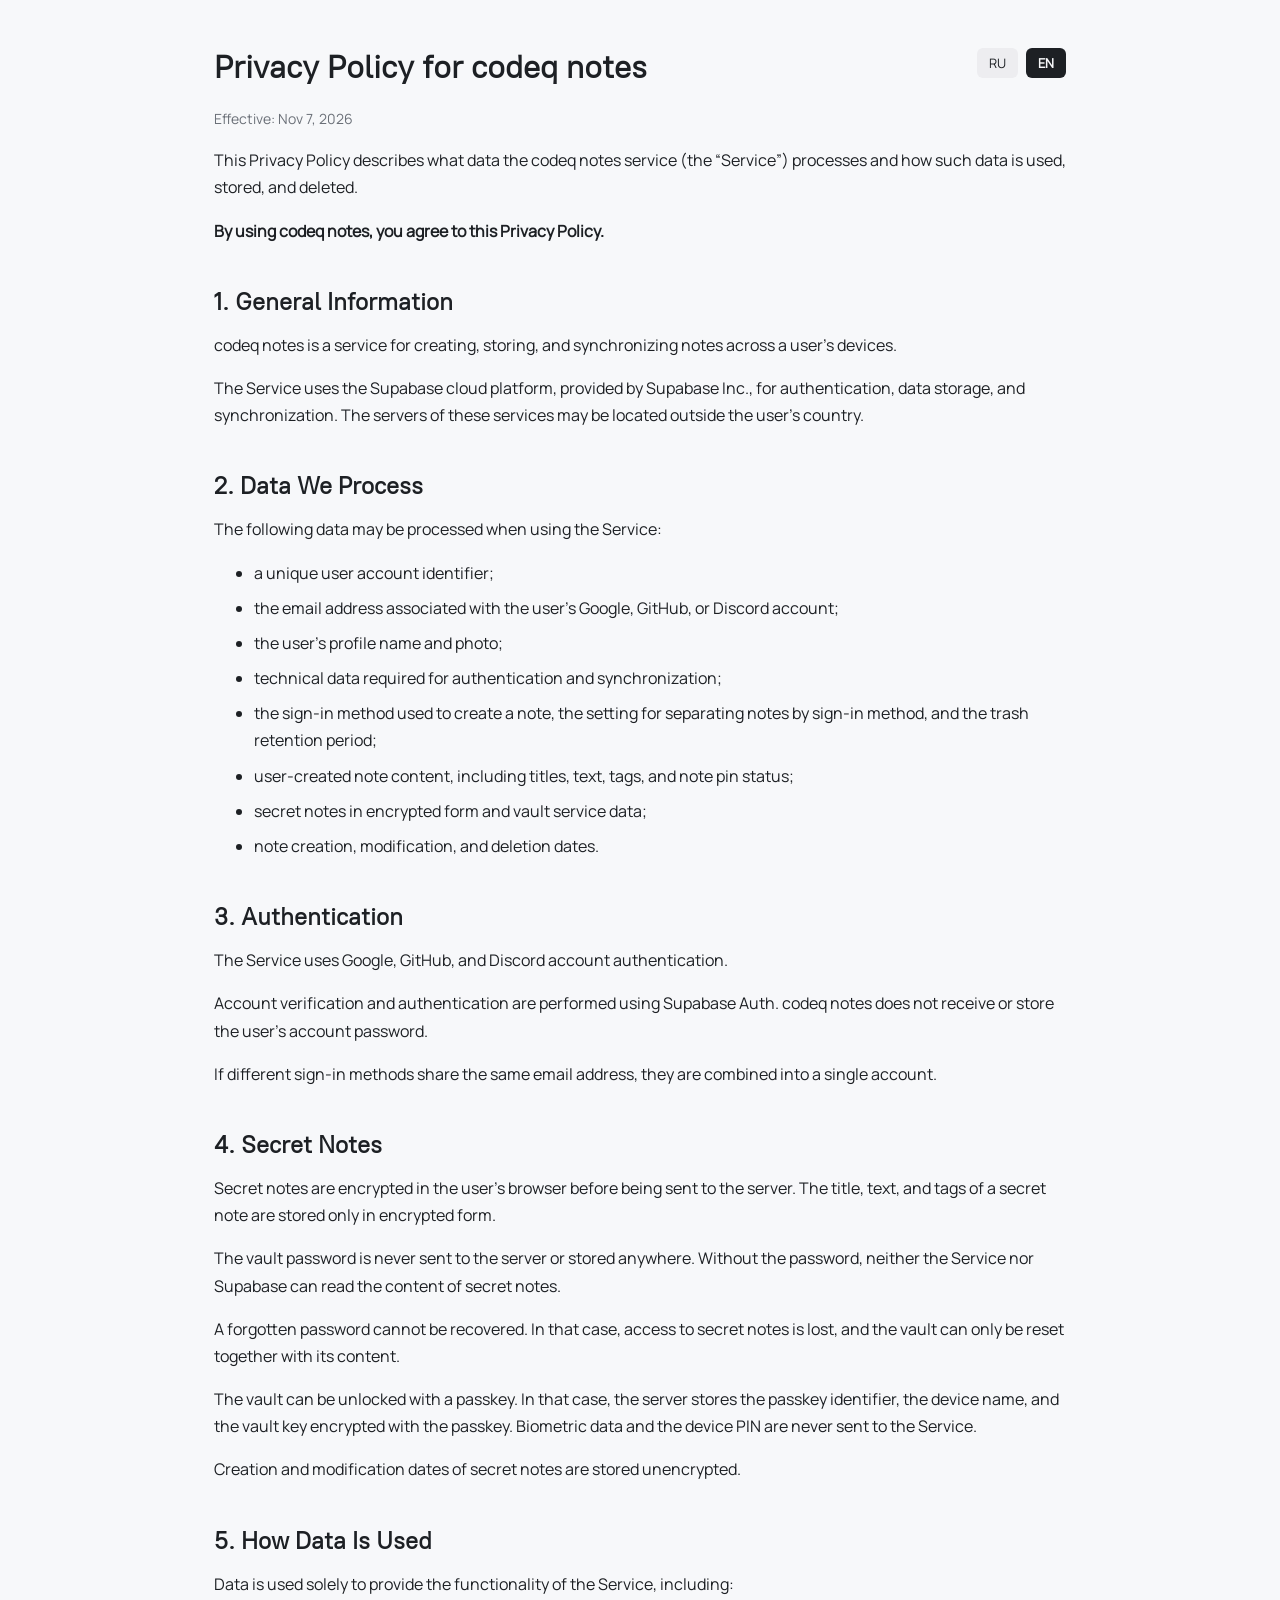
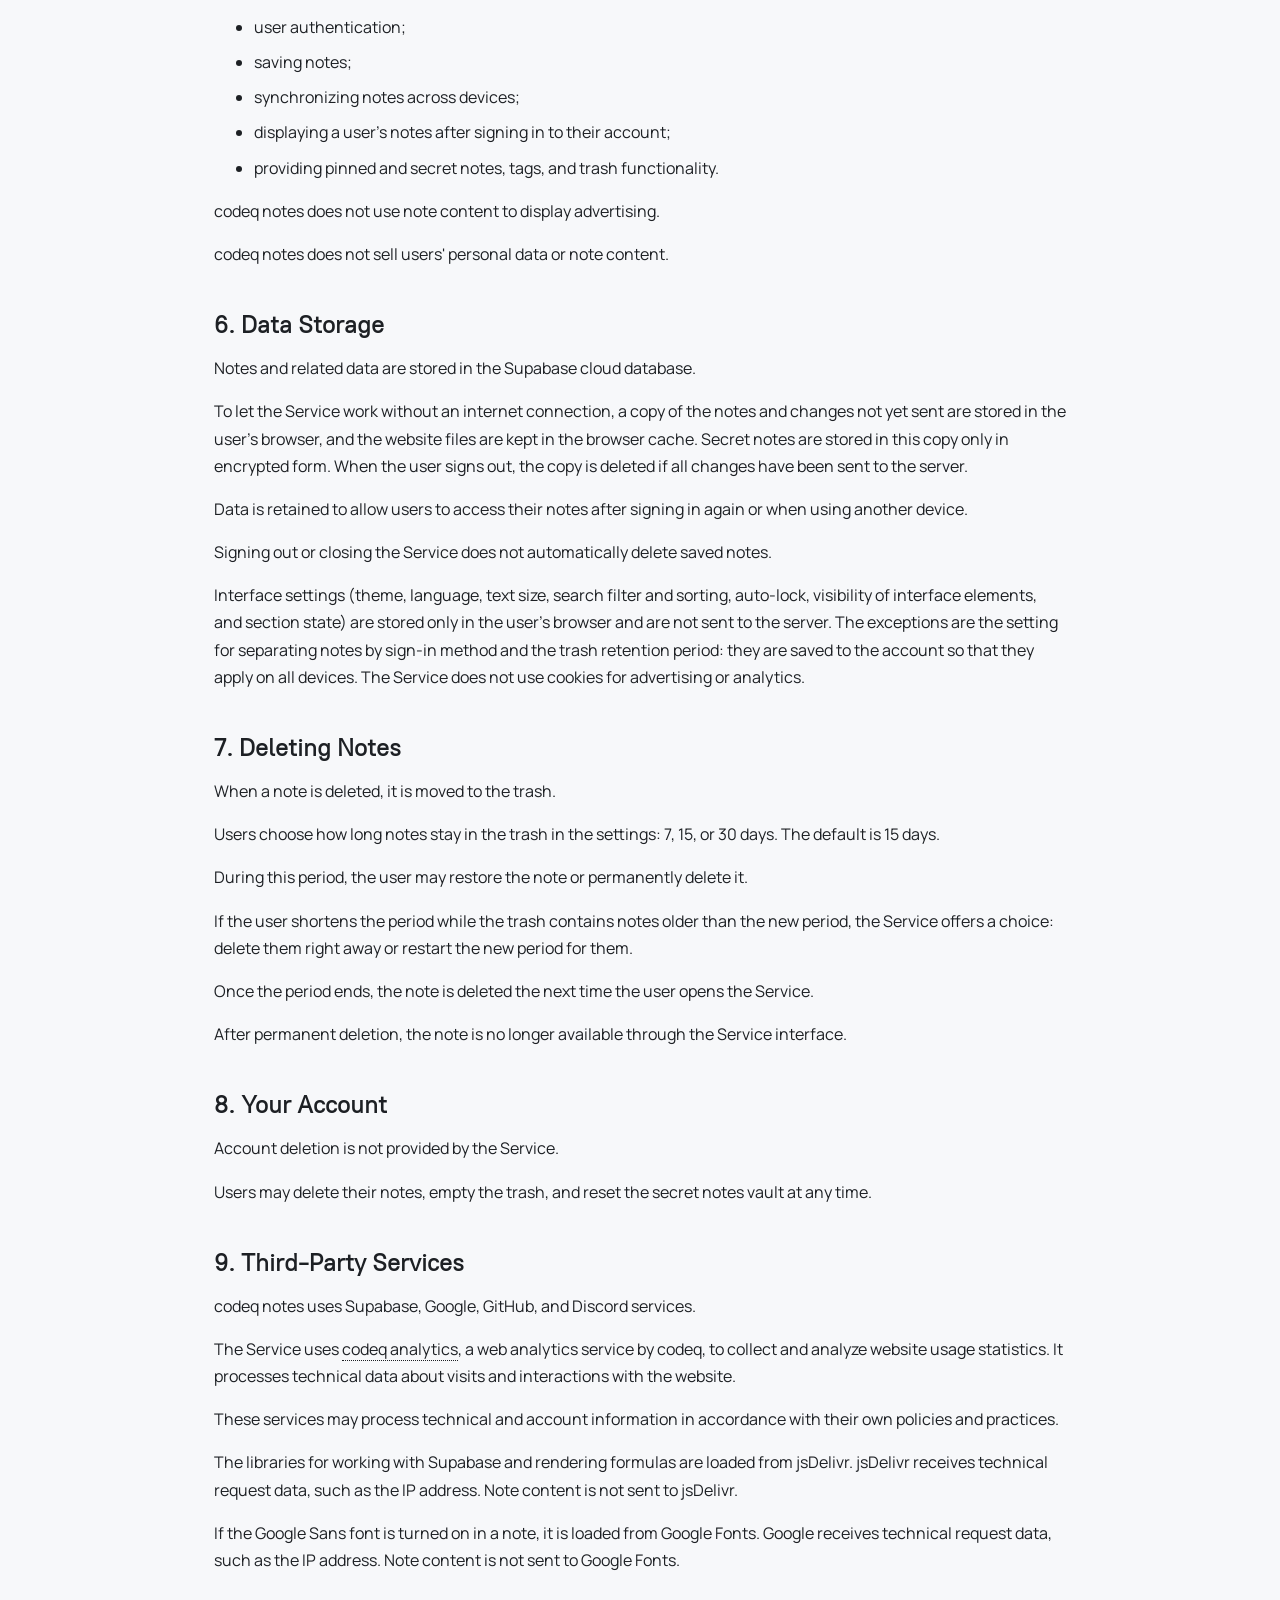
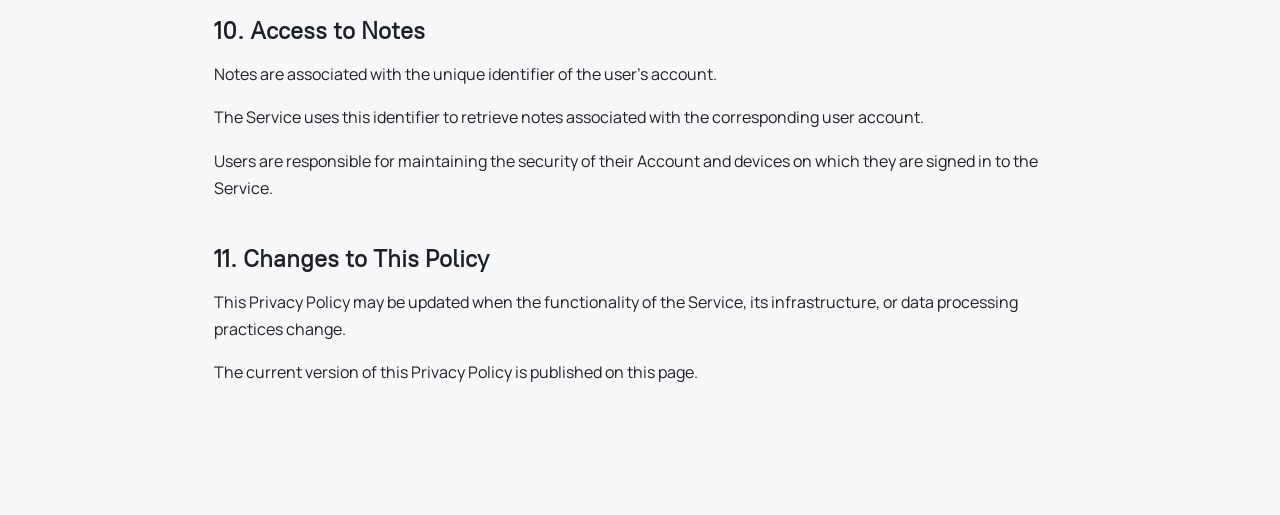
<file: privacy/index.html>
<!DOCTYPE html>
<html lang="ru">
<head>
    <meta charset="UTF-8">
    <meta name="viewport" content="width=device-width, initial-scale=1.0">
    <meta name="color-scheme" content="light dark">
    <title>codeq notes ― Политика конфиденциальности</title>
    <link rel="manifest" href="/manifest.json">
    <meta name="theme-color" content="#f7f8fa">
    <link rel="icon" href="/иконка заметки.svg" type="image/svg+xml">
    <script defer src="https://codeqanalytics.onrender.com/tracker/a.js"
    data-site="d1b5ca24-128d-4778-b5cf-6532bc7e6aee"
    data-api="https://zlxugwlfmzlrvsqovnyd.supabase.co/functions/v1/collect"></script>
    <script>
        (() => {
            try {
                const saved = localStorage.getItem("startNotes.theme") || "system";
                const theme = saved === "system"
                    ? (matchMedia("(prefers-color-scheme: dark)").matches ? "dark" : "light")
                    : saved;
                document.documentElement.setAttribute("data-theme", theme);
            } catch {}
        })();
    </script>
    <style>
        * {-webkit-tap-highlight-color: transparent;}

        @font-face {
            font-family: 'PT Root UI';
            src: url(/pt-root-ui_vf.woff);
            font-weight: 400;
            font-style: normal;
            font-display: swap;
        }

        @font-face {
            font-family: 'Manrope';
            src: url(/Manrope-VariableFont_wght.ttf);
            font-weight: 400;
            font-style: normal;
            font-display: swap;
        }

        :root {
            color-scheme: light;
            --bg-color: #f7f8fa;
            --text-color: #1d2024;
            --secondary-text: #6b7078;
            --btn-bg: #ededf0;
            --btn-hover: #e2e4e8;
            --accent-subtle: rgba(251, 212, 56, 0.16);
        }

        :root[data-theme="dark"] {
            color-scheme: dark;
            --bg-color: #13151a;
            --text-color: #e3e6eb;
            --secondary-text: #969ca6;
            --btn-bg: #22252a;
            --btn-hover: #2d3138;
            --accent-subtle: rgba(107, 141, 255, 0.14);
        }

        :root {
            --scroll-thumb: #d3d7dd;
            --scroll-thumb-hover: #b8bec7;
        }

        :root[data-theme="dark"] {
            --scroll-thumb: #2f333a;
            --scroll-thumb-hover: #454a53;
        }

        @supports not selector(::-webkit-scrollbar) {
            html {
                scrollbar-width: thin;
                scrollbar-color: var(--scroll-thumb) transparent;
            }
        }

        ::-webkit-scrollbar {
            width: 10px;
            height: 10px;
        }

        ::-webkit-scrollbar-track {
            background: transparent;
        }

        ::-webkit-scrollbar-thumb {
            border: 2px solid transparent;
            border-radius: 6px;
            background: var(--scroll-thumb) padding-box;
        }

        ::-webkit-scrollbar-thumb:hover {
            background: var(--scroll-thumb-hover) padding-box;
        }

        ::-webkit-scrollbar-corner {
            background: transparent;
        }

        ::selection {
            background: var(--accent-subtle);
            color: var(--text-color);
        }

        * {
            box-sizing: border-box;
        }

        body {
            margin: 0;
            background: var(--bg-color);
            color: var(--text-color);
            font-family: 'Manrope', system-ui, -apple-system, BlinkMacSystemFont, 'Segoe UI', Roboto, 'Open Sans', sans-serif;
            transition: background 0.3s, color 0.3s;
        }

        h1,
        h2 {
            font-family: 'PT Root UI', system-ui, -apple-system, BlinkMacSystemFont, 'Segoe UI', Roboto, 'Open Sans', sans-serif;
        }

        h1 {
            margin-top: 0;
            padding-right: 130px;
        }

        h2 {
            margin-top: 42px;
            margin-bottom: 16px;
        }

        p,
        li {
            line-height: 1.7;
        }

        main {
            position: relative;
            max-width: 900px;
            margin: 48px auto;
            padding: 0 24px 64px;
        }

        a {
            color: var(--text-color);
            text-decoration: none;
            border-bottom: 1px dotted var(--text-color);
        }

        a:hover {
            border-bottom-style: solid;
        }

        ul {
            margin-top: 12px;
        }

        li {
            margin: 8px 0;
        }

        .updated {
            color: var(--secondary-text);
            font-size: 14px;
        }

        .lang-switch {
            position: absolute;
            top: 0;
            right: 24px;
            display: flex;
            gap: 8px;
        }

        .lang-btn {
            padding: 6px 12px;
            border: none;
            border-radius: 6px;
            background-color: var(--btn-bg);
            color: var(--text-color);
            font-family: 'Manrope', system-ui, sans-serif;
            font-size: 13px;
            cursor: pointer;
            transition: background-color 0.2s ease, color 0.2s ease;
        }

        .lang-btn:hover:not(.active) {
            background-color: var(--btn-hover);
        }

        .lang-btn.active {
            background-color: var(--text-color);
            color: var(--bg-color);
            font-weight: 600;
        }

        .lang-section {
            display: none;
        }

        .lang-section.active {
            display: block;
        }

        @media (max-width: 600px) {
            main {
                margin-top: 32px;
            }

            h1 {
                padding-right: 0;
                padding-top: 52px;
            }

            .lang-switch {
                left: 24px;
                right: auto;
            }
        }
    </style>
</head>

<body>
    <main>
        <div class="lang-switch">
            <button class="lang-btn active" type="button" data-lang="ru">RU</button>
            <button class="lang-btn" type="button" data-lang="en">EN</button>
        </div>

        <div id="lang-ru" class="lang-section active">
            <h1>Политика конфиденциальности сервиса codeq notes</h1>

            <p class="updated">Вступает в силу: 7 ноября 2026 года</p>

            <p>
                Настоящая Политика конфиденциальности описывает,
                какие данные обрабатывает сервис codeq notes
                (далее: notes или Сервис),
                как эти данные используются, хранятся и удаляются.
            </p>

            <p>
                <b>Используя notes, вы соглашаетесь с Политикой конфиденциальности.</b>
            </p>

            <h2>1. Общие положения</h2>

            <p>
                notes: сервис для создания, хранения
                и синхронизации заметок между устройствами пользователя.
            </p>

            <p>
                Для авторизации, хранения и синхронизации данных
                Сервис использует облачную платформу Supabase,
                предоставляемую Supabase Inc.
                Серверы этих сервисов могут находиться
                за пределами страны пользователя.
            </p>

            <h2>2. Какие данные обрабатываются</h2>

            <p>При использовании Сервиса могут обрабатываться следующие данные:</p>

            <ul>
                <li>уникальный идентификатор учётной записи пользователя;</li>
                <li>адрес электронной почты, связанный с учётной записью Google, GitHub или Discord;</li>
                <li>имя и фотография профиля;</li>
                <li>технические данные, необходимые для работы авторизации и синхронизации;</li>
                <li>способ входа, через который создана заметка, настройка разделения заметок по способу входа и срок хранения заметок в корзине;</li>
                <li>
                    содержимое созданных пользователем заметок,
                    включая названия, текст, теги
                    и состояние закрепления заметки;
                </li>
                <li>
                    секретные заметки в зашифрованном виде
                    и служебные данные хранилища;
                </li>
                <li>даты создания, изменения и удаления заметок.</li>
            </ul>

            <h2>3. Авторизация</h2>

            <p>
                Для входа в Сервис используется авторизация
                с помощью учётной записи Google, GitHub или Discord.
            </p>

            <p>
                Проверка учётной записи и процесс авторизации
                выполняются с использованием Supabase Auth.
                notes не получает и не хранит пароль
                от учётной записи пользователя.
            </p>

            <p>
                Если у разных способов входа совпадает адрес
                электронной почты, они объединяются в одну учётную запись.
            </p>

            <h2>4. Секретные заметки</h2>

            <p>
                Секретные заметки шифруются в браузере пользователя
                до отправки на сервер. Название, текст и теги
                секретной заметки хранятся только в зашифрованном виде.
            </p>

            <p>
                Пароль хранилища не передаётся на сервер и нигде не хранится.
                Без пароля ни Сервис, ни Supabase не могут прочитать
                содержимое секретных заметок.
            </p>

            <p>
                Восстановить забытый пароль невозможно.
                В этом случае доступ к секретным заметкам будет потерян,
                а хранилище можно только сбросить вместе с его содержимым.
            </p>

            <p>
                Хранилище можно открывать через passkey. В этом случае
                на сервере хранятся идентификатор passkey, название устройства
                и ключ хранилища, зашифрованный с помощью passkey.
                Биометрические данные и PIN устройства Сервису не передаются.
            </p>

            <p>
                Даты создания и изменения секретных заметок
                хранятся в открытом виде.
            </p>

            <h2>5. Использование данных</h2>

            <p>
                Данные используются исключительно для обеспечения
                работы функций Сервиса, включая:
            </p>

            <ul>
                <li>авторизацию пользователя;</li>
                <li>сохранение заметок;</li>
                <li>синхронизацию заметок между устройствами;</li>
                <li>отображение заметок пользователя после входа в его учётную запись;</li>
                <li>работу закреплённых и секретных заметок, тегов и корзины.</li>
            </ul>

            <p>notes не использует содержимое заметок для показа рекламы.</p>

            <p>notes не продаёт персональные данные или содержимое заметок пользователей.</p>

            <h2>6. Хранение данных</h2>

            <p>
                Заметки и связанные с ними данные хранятся
                в облачной базе данных Supabase.
            </p>

            <p>
                Чтобы Сервис работал без подключения к интернету,
                копия заметок и ещё не отправленные изменения
                хранятся в браузере пользователя, а файлы сайта
                сохраняются в кэше браузера. Секретные заметки
                в этой копии хранятся только в зашифрованном виде.
                При выходе из учётной записи копия заметок удаляется,
                если все изменения уже отправлены на сервер.
            </p>

            <p>
                Данные сохраняются для обеспечения доступа
                к заметкам после повторного входа в Сервис
                и на других устройствах пользователя.
            </p>

            <p>
                Выход из учётной записи или закрытие Сервиса
                не приводит к автоматическому удалению
                сохранённых заметок.
            </p>

            <p>
                Настройки интерфейса (тема, язык, размер текста, фильтр
                и сортировка поиска, автоблокировка, отображение элементов
                интерфейса и состояние разделов) хранятся
                только в браузере пользователя и на сервер не отправляются.
                Исключение: настройка разделения заметок по способу входа
                и срок хранения заметок в корзине: они сохраняются
                в учётной записи, чтобы действовать на всех устройствах.
                Сервис не использует cookies для рекламы или аналитики.
            </p>

            <h2>7. Удаление заметок</h2>

            <p>При удалении заметки она перемещается в корзину.</p>

            <p>
                Срок хранения заметок в корзине пользователь
                выбирает в настройках: 7, 15 или 30 дней.
                По умолчанию: 15 дней.
            </p>

            <p>
                В течение этого срока пользователь может
                восстановить заметку или удалить её навсегда.
            </p>

            <p>
                Если пользователь сокращает срок, а в корзине есть заметки,
                которые лежат там дольше нового срока, Сервис предлагает
                на выбор: удалить их сразу или начать для них
                отсчёт нового срока заново.
            </p>

            <p>
                По истечении срока заметка удаляется
                при следующем открытии Сервиса пользователем.
            </p>

            <p>
                После окончательного удаления заметка
                больше не доступна через интерфейс Сервиса.
            </p>

            <h2>8. Учётная запись</h2>

            <p>
                Удаление учётной записи в Сервисе не предусмотрено.
            </p>

            <p>
                Пользователь может в любой момент удалить свои заметки,
                очистить корзину и сбросить хранилище секретных заметок.
            </p>

            <h2>9. Сторонние сервисы</h2>

            <p>
                Для работы notes используются сервисы
                Supabase, Google, GitHub и Discord.
            </p>

            <p>
                Для сбора и анализа статистики посещений Сервиса
                используется <a href="https://codeqanalytics.onrender.com/" target="_blank" rel="noopener noreferrer">codeq analytics</a>,
                сервис веб-аналитики codeq. Он обрабатывает технические
                данные о посещениях и взаимодействии с сайтом.
            </p>

            <p>
                Эти сервисы могут обрабатывать технические
                и учётные данные в соответствии
                с собственными правилами и политиками.
            </p>

            <p>
                Библиотеки для работы с Supabase и отображения формул
                загружаются с jsDelivr. При этом jsDelivr получает
                технические данные запроса, например IP-адрес.
                Содержимое заметок на jsDelivr не передаётся.
            </p>

            <p>
                Если в заметке включён шрифт Google Sans,
                он загружается с Google Fonts. При этом Google
                получает технические данные запроса, например IP-адрес.
                Содержимое заметок в Google Fonts не передаётся.
            </p>

            <h2>10. Доступ к заметкам</h2>

            <p>
                Заметки связаны с уникальным идентификатором
                учётной записи пользователя.
            </p>

            <p>
                Сервис использует идентификатор пользователя
                для загрузки заметок, связанных
                с соответствующей учётной записью.
            </p>

            <p>
                Пользователь несёт ответственность
                за безопасность своей учётной записи
                и доступ к устройствам,
                на которых выполнен вход в Сервис.
            </p>

            <h2>11. Изменения Политики</h2>

            <p>
                Настоящая Политика конфиденциальности
                может обновляться при изменении функций Сервиса,
                используемой инфраструктуры
                или способов обработки данных.
            </p>

            <p>Актуальная версия Политики публикуется на этой странице.</p>
        </div>

        <div id="lang-en" class="lang-section">
            <h1>Privacy Policy for codeq notes</h1>

            <p class="updated">Effective: Nov 7, 2026</p>

            <p>
                This Privacy Policy describes what data
                the codeq notes service (the “Service”) processes and how
                such data is used, stored, and deleted.
            </p>

            <p>
                <b>By using codeq notes, you agree to this Privacy Policy.</b>
            </p>

            <h2>1. General Information</h2>

            <p>
                codeq notes is a service for creating,
                storing, and synchronizing notes
                across a user's devices.
            </p>

            <p>
                The Service uses the Supabase cloud platform,
                provided by Supabase Inc., for authentication,
                data storage, and synchronization.
                The servers of these services may be located
                outside the user's country.
            </p>

            <h2>2. Data We Process</h2>

            <p>The following data may be processed when using the Service:</p>

            <ul>
                <li>a unique user account identifier;</li>
                <li>the email address associated with the user's Google, GitHub, or Discord account;</li>
                <li>the user's profile name and photo;</li>
                <li>technical data required for authentication and synchronization;</li>
                <li>the sign-in method used to create a note, the setting for separating notes by sign-in method, and the trash retention period;</li>
                <li>user-created note content, including titles, text, tags, and note pin status;</li>
                <li>secret notes in encrypted form and vault service data;</li>
                <li>note creation, modification, and deletion dates.</li>
            </ul>

            <h2>3. Authentication</h2>

            <p>The Service uses Google, GitHub, and Discord account authentication.</p>

            <p>
                Account verification and authentication
                are performed using Supabase Auth.
                codeq notes does not receive or store
                the user's account password.
            </p>

            <p>
                If different sign-in methods share the same email address,
                they are combined into a single account.
            </p>

            <h2>4. Secret Notes</h2>

            <p>
                Secret notes are encrypted in the user's browser
                before being sent to the server. The title, text, and tags
                of a secret note are stored only in encrypted form.
            </p>

            <p>
                The vault password is never sent to the server or stored anywhere.
                Without the password, neither the Service nor Supabase
                can read the content of secret notes.
            </p>

            <p>
                A forgotten password cannot be recovered.
                In that case, access to secret notes is lost,
                and the vault can only be reset together with its content.
            </p>

            <p>
                The vault can be unlocked with a passkey. In that case,
                the server stores the passkey identifier, the device name,
                and the vault key encrypted with the passkey.
                Biometric data and the device PIN are never sent to the Service.
            </p>

            <p>Creation and modification dates of secret notes are stored unencrypted.</p>

            <h2>5. How Data Is Used</h2>

            <p>Data is used solely to provide the functionality of the Service, including:</p>

            <ul>
                <li>user authentication;</li>
                <li>saving notes;</li>
                <li>synchronizing notes across devices;</li>
                <li>displaying a user's notes after signing in to their account;</li>
                <li>providing pinned and secret notes, tags, and trash functionality.</li>
            </ul>

            <p>codeq notes does not use note content to display advertising.</p>

            <p>codeq notes does not sell users' personal data or note content.</p>

            <h2>6. Data Storage</h2>

            <p>
                Notes and related data are stored
                in the Supabase cloud database.
            </p>

            <p>
                To let the Service work without an internet connection,
                a copy of the notes and changes not yet sent are stored
                in the user's browser, and the website files are kept
                in the browser cache. Secret notes are stored in this copy
                only in encrypted form. When the user signs out,
                the copy is deleted if all changes have been sent to the server.
            </p>

            <p>
                Data is retained to allow users
                to access their notes after signing in again
                or when using another device.
            </p>

            <p>Signing out or closing the Service does not automatically delete saved notes.</p>

            <p>
                Interface settings (theme, language, text size, search filter
                and sorting, auto-lock, visibility of interface elements,
                and section state) are stored only in the user's browser
                and are not sent to the server. The exceptions are the setting
                for separating notes by sign-in method and the trash retention period:
                they are saved to the account so that they apply on all devices.
                The Service does not use cookies for advertising or analytics.
            </p>

            <h2>7. Deleting Notes</h2>

            <p>When a note is deleted, it is moved to the trash.</p>

            <p>
                Users choose how long notes stay in the trash
                in the settings: 7, 15, or 30 days.
                The default is 15 days.
            </p>

            <p>
                During this period, the user may restore
                the note or permanently delete it.
            </p>

            <p>
                If the user shortens the period while the trash
                contains notes older than the new period,
                the Service offers a choice: delete them right away
                or restart the new period for them.
            </p>

            <p>
                Once the period ends, the note is deleted
                the next time the user opens the Service.
            </p>

            <p>
                After permanent deletion,
                the note is no longer available
                through the Service interface.
            </p>

            <h2>8. Your Account</h2>

            <p>Account deletion is not provided by the Service.</p>

            <p>
                Users may delete their notes, empty the trash,
                and reset the secret notes vault at any time.
            </p>

            <h2>9. Third-Party Services</h2>

            <p>codeq notes uses Supabase, Google, GitHub, and Discord services.</p>

            <p>
                The Service uses <a href="https://codeqanalytics.onrender.com/" target="_blank" rel="noopener noreferrer">codeq analytics</a>,
                a web analytics service by codeq, to collect and analyze
                website usage statistics. It processes technical data
                about visits and interactions with the website.
            </p>

            <p>
                These services may process technical
                and account information in accordance
                with their own policies and practices.
            </p>

            <p>
                The libraries for working with Supabase and rendering formulas
                are loaded from jsDelivr. jsDelivr receives technical request data,
                such as the IP address. Note content is not sent to jsDelivr.
            </p>

            <p>
                If the Google Sans font is turned on in a note, it is loaded
                from Google Fonts. Google receives technical request data,
                such as the IP address. Note content is not sent to Google Fonts.
            </p>

            <h2>10. Access to Notes</h2>

            <p>Notes are associated with the unique identifier of the user's account.</p>

            <p>
                The Service uses this identifier
                to retrieve notes associated
                with the corresponding user account.
            </p>

            <p>
                Users are responsible for maintaining
                the security of their Account
                and devices on which they are signed
                in to the Service.
            </p>

            <h2>11. Changes to This Policy</h2>

            <p>
                This Privacy Policy may be updated
                when the functionality of the Service,
                its infrastructure,
                or data processing practices change.
            </p>

            <p>The current version of this Privacy Policy is published on this page.</p>
        </div>
    </main>

    <script>
        (() => {
            const LANG_KEY = 'startNotes.privacyLanguage';
            const THEME_KEY = 'startNotes.theme';
            const TITLES = { ru: 'codeq notes ― Политика конфиденциальности', en: 'codeq notes ― Privacy Policy' };
            const buttons = document.querySelectorAll('.lang-btn');
            const sections = document.querySelectorAll('.lang-section');

            function switchLang(lang) {
                sections.forEach(s => s.classList.toggle('active', s.id === `lang-${lang}`));
                buttons.forEach(b => b.classList.toggle('active', b.dataset.lang === lang));
                document.documentElement.lang = lang;
                document.title = TITLES[lang];
                try {
                    localStorage.setItem(LANG_KEY, lang);
                } catch {}
            }

            buttons.forEach(b => b.addEventListener('click', () => switchLang(b.dataset.lang)));

            let saved = null;
            try {
                saved = localStorage.getItem(LANG_KEY);
            } catch {}
            if (saved !== 'ru' && saved !== 'en') {
                saved = (navigator.language || '').toLowerCase().startsWith('ru') ? 'ru' : 'en';
            }
            switchLang(saved);

            function applyTheme() {
                let saved = 'system';
                try {
                    saved = localStorage.getItem(THEME_KEY) || 'system';
                } catch {}
                const theme = saved === 'system'
                    ? (matchMedia('(prefers-color-scheme: dark)').matches ? 'dark' : 'light')
                    : saved;
                document.documentElement.setAttribute('data-theme', theme);
                document.querySelector('meta[name="theme-color"]').content = theme === 'dark' ? '#13151a' : '#f7f8fa';
            }

            applyTheme();
            matchMedia('(prefers-color-scheme: dark)').addEventListener('change', applyTheme);
            window.addEventListener('storage', e => {
                if (e.key === THEME_KEY) applyTheme();
            });
        })();
    </script>
</body>
</html>
</file>
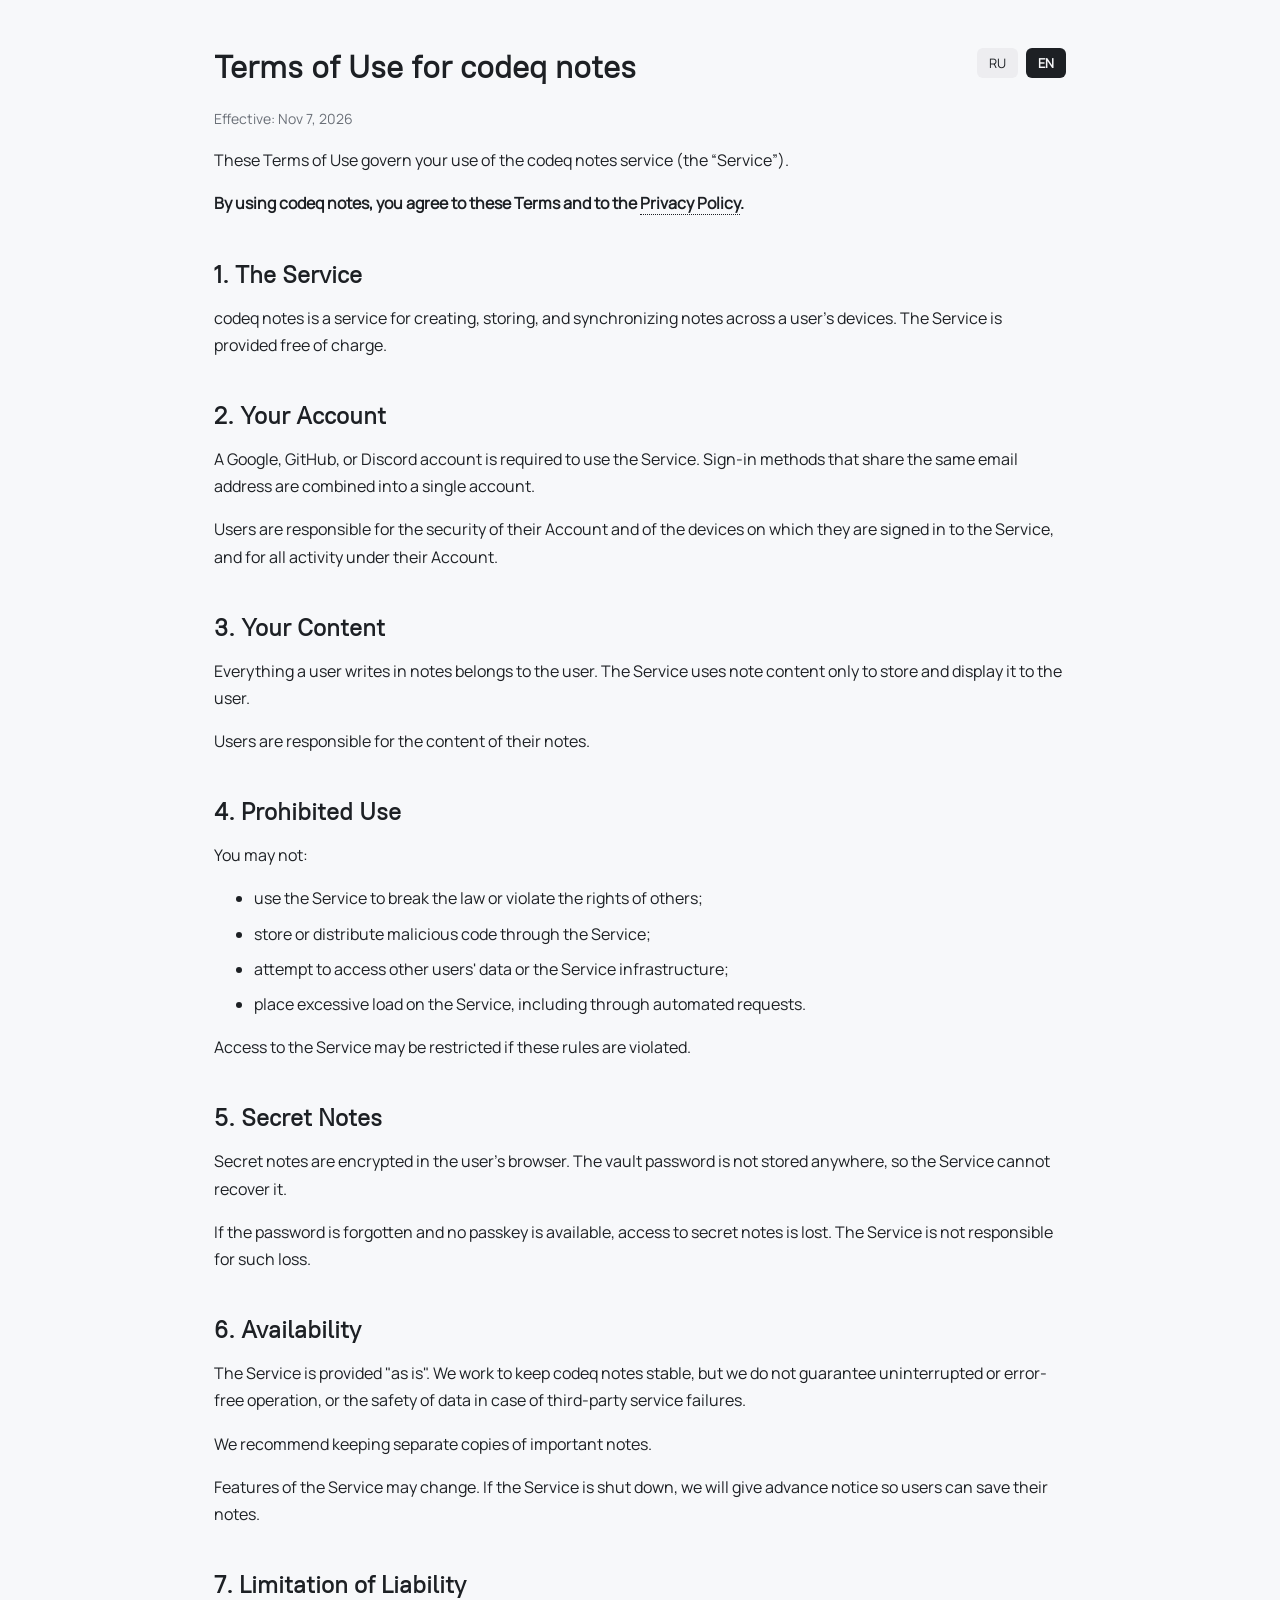
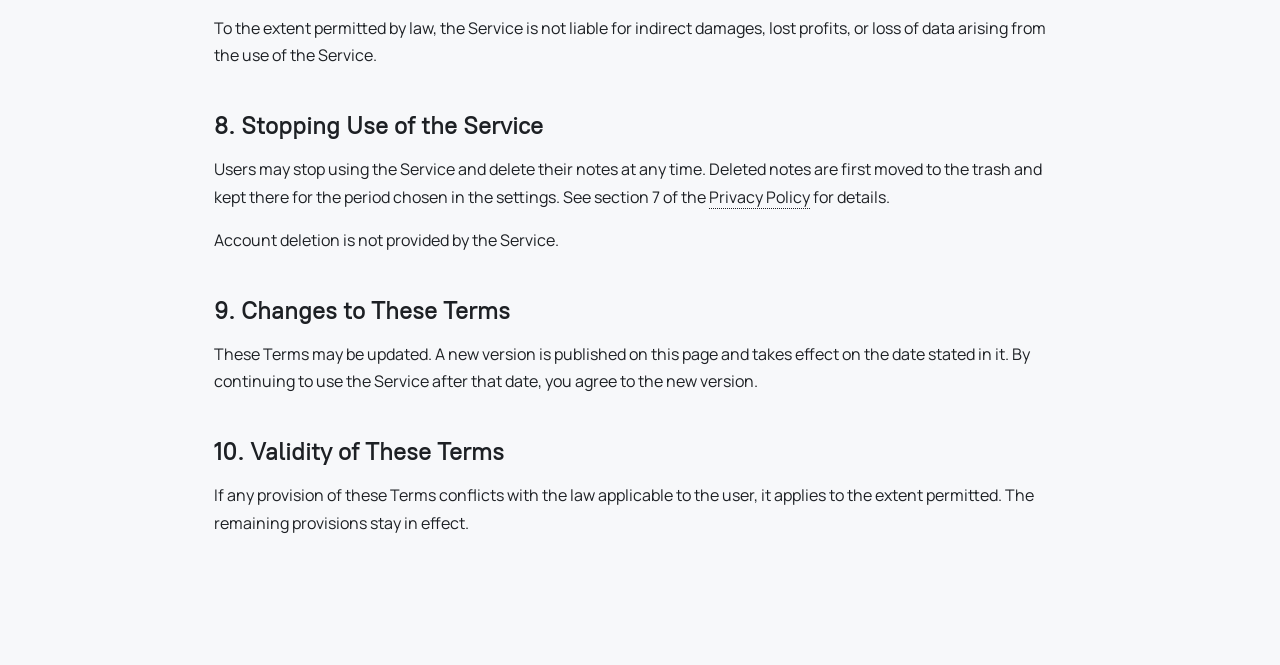
<file: terms/index.html>
<!DOCTYPE html>
<html lang="ru">
<head>
    <meta charset="UTF-8">
    <meta name="viewport" content="width=device-width, initial-scale=1.0">
    <meta name="color-scheme" content="light dark">
    <title>codeq notes ― Условия использования</title>
    <link rel="manifest" href="/manifest.json">
    <meta name="theme-color" content="#f7f8fa">
    <link rel="icon" href="/иконка заметки.svg" type="image/svg+xml">
    <script defer src="https://codeqanalytics.onrender.com/tracker/a.js"
    data-site="d1b5ca24-128d-4778-b5cf-6532bc7e6aee"
    data-api="https://zlxugwlfmzlrvsqovnyd.supabase.co/functions/v1/collect"></script>
    <script>
        (() => {
            try {
                const saved = localStorage.getItem("startNotes.theme") || "system";
                const theme = saved === "system"
                    ? (matchMedia("(prefers-color-scheme: dark)").matches ? "dark" : "light")
                    : saved;
                document.documentElement.setAttribute("data-theme", theme);
            } catch {}
        })();
    </script>
    <style>
        * {-webkit-tap-highlight-color: transparent;}
        
        @font-face {
            font-family: 'PT Root UI';
            src: url(/pt-root-ui_vf.woff);
            font-weight: 400;
            font-style: normal;
            font-display: swap;
        }

        @font-face {
            font-family: 'Manrope';
            src: url(/Manrope-VariableFont_wght.ttf);
            font-weight: 400;
            font-style: normal;
            font-display: swap;
        }

        :root {
            color-scheme: light;
            --bg-color: #f7f8fa;
            --text-color: #1d2024;
            --secondary-text: #6b7078;
            --btn-bg: #ededf0;
            --btn-hover: #e2e4e8;
            --accent-subtle: rgba(251, 212, 56, 0.16);
        }

        :root[data-theme="dark"] {
            color-scheme: dark;
            --bg-color: #13151a;
            --text-color: #e3e6eb;
            --secondary-text: #969ca6;
            --btn-bg: #22252a;
            --btn-hover: #2d3138;
            --accent-subtle: rgba(107, 141, 255, 0.14);
        }

        :root {
            --scroll-thumb: #d3d7dd;
            --scroll-thumb-hover: #b8bec7;
        }

        :root[data-theme="dark"] {
            --scroll-thumb: #2f333a;
            --scroll-thumb-hover: #454a53;
        }

        @supports not selector(::-webkit-scrollbar) {
            html {
                scrollbar-width: thin;
                scrollbar-color: var(--scroll-thumb) transparent;
            }
        }

        ::-webkit-scrollbar {
            width: 10px;
            height: 10px;
        }

        ::-webkit-scrollbar-track {
            background: transparent;
        }

        ::-webkit-scrollbar-thumb {
            border: 2px solid transparent;
            border-radius: 6px;
            background: var(--scroll-thumb) padding-box;
        }

        ::-webkit-scrollbar-thumb:hover {
            background: var(--scroll-thumb-hover) padding-box;
        }

        ::-webkit-scrollbar-corner {
            background: transparent;
        }

        ::selection {
            background: var(--accent-subtle);
            color: var(--text-color);
        }

        * {
            box-sizing: border-box;
        }

        body {
            margin: 0;
            background: var(--bg-color);
            color: var(--text-color);
            font-family: 'Manrope', system-ui, -apple-system, BlinkMacSystemFont, 'Segoe UI', Roboto, 'Open Sans', sans-serif;
            transition: background 0.3s, color 0.3s;
        }

        h1,
        h2 {
            font-family: 'PT Root UI', system-ui, -apple-system, BlinkMacSystemFont, 'Segoe UI', Roboto, 'Open Sans', sans-serif;
        }

        h1 {
            margin-top: 0;
            padding-right: 130px;
        }

        h2 {
            margin-top: 42px;
            margin-bottom: 16px;
        }

        p,
        li {
            line-height: 1.7;
        }

        main {
            position: relative;
            max-width: 900px;
            margin: 48px auto;
            padding: 0 24px 64px;
        }

        a {
            color: var(--text-color);
            text-decoration: none;
            border-bottom: 1px dotted var(--text-color);
        }

        a:hover {
            border-bottom-style: solid;
        }

        ul {
            margin-top: 12px;
        }

        li {
            margin: 8px 0;
        }

        .updated {
            color: var(--secondary-text);
            font-size: 14px;
        }

        .lang-switch {
            position: absolute;
            top: 0;
            right: 24px;
            display: flex;
            gap: 8px;
        }

        .lang-btn {
            padding: 6px 12px;
            border: none;
            border-radius: 6px;
            background-color: var(--btn-bg);
            color: var(--text-color);
            font-family: 'Manrope', system-ui, sans-serif;
            font-size: 13px;
            cursor: pointer;
            transition: background-color 0.2s ease, color 0.2s ease;
        }

        .lang-btn:hover:not(.active) {
            background-color: var(--btn-hover);
        }

        .lang-btn.active {
            background-color: var(--text-color);
            color: var(--bg-color);
            font-weight: 600;
        }

        .lang-section {
            display: none;
        }

        .lang-section.active {
            display: block;
        }

        @media (max-width: 600px) {
            main {
                margin-top: 32px;
            }

            h1 {
                padding-right: 0;
                padding-top: 52px;
            }

            .lang-switch {
                left: 24px;
                right: auto;
            }
        }
    </style>
</head>

<body>
    <main>
        <div class="lang-switch">
            <button class="lang-btn active" type="button" data-lang="ru">RU</button>
            <button class="lang-btn" type="button" data-lang="en">EN</button>
        </div>

        <div id="lang-ru" class="lang-section active">
            <h1>Условия использования сервиса codeq notes</h1>

            <p class="updated">Вступает в силу: 7 ноября 2026 года</p>

            <p>Настоящие Условия использования регулируют пользование сервисом codeq notes (далее: notes или Сервис).</p>

            <p>
                <b>Используя notes, вы соглашаетесь с этими Условиями и с <a href="/privacy">Политикой конфиденциальности</a>.</b>
            </p>

            <h2>1. Сервис</h2>

            <p>notes: сервис для создания, хранения и синхронизации заметок между устройствами пользователя. Сервис предоставляется бесплатно.</p>

            <h2>2. Учётная запись</h2>

            <p>Для работы с Сервисом нужна учётная запись Google, GitHub или Discord. Способы входа с одинаковым адресом электронной почты объединяются в одну учётную запись.</p>

            <p>Пользователь отвечает за безопасность своей учётной записи и устройств, на которых выполнен вход в Сервис, а также за всё, что происходит в Сервисе под его учётной записью.</p>

            <h2>3. Содержимое заметок</h2>

            <p>Всё, что пользователь пишет в заметках, принадлежит пользователю. Сервис использует содержимое заметок только для того, чтобы хранить и показывать их пользователю.</p>

            <p>Пользователь сам отвечает за содержимое своих заметок.</p>

            <h2>4. Запрещённое использование</h2>

            <p>Запрещается:</p>

            <ul>
                <li>использовать Сервис для нарушения закона или прав других людей;</li>
                <li>хранить и распространять через Сервис вредоносный код;</li>
                <li>пытаться получить доступ к чужим данным или к инфраструктуре Сервиса;</li>
                <li>создавать чрезмерную нагрузку на Сервис, в том числе автоматическими запросами.</li>
            </ul>

            <p>При нарушении этих правил доступ к Сервису может быть ограничен.</p>

            <h2>5. Секретные заметки</h2>

            <p>Секретные заметки шифруются в браузере пользователя. Пароль хранилища нигде не хранится, поэтому Сервис не может его восстановить.</p>

            <p>Если пароль забыт, а passkey недоступен, доступ к секретным заметкам будет потерян. Сервис не несёт ответственности за такую потерю.</p>

            <h2>6. Доступность Сервиса</h2>

            <p>Сервис предоставляется «как есть». Мы стараемся, чтобы notes работал стабильно, но не гарантируем бесперебойную работу, отсутствие ошибок и сохранность данных при сбоях сторонних сервисов.</p>

            <p>Рекомендуем хранить копии важных заметок отдельно.</p>

            <p>Функции Сервиса могут меняться. О прекращении работы Сервиса мы предупредим заранее, чтобы пользователи успели сохранить свои заметки.</p>

            <h2>7. Ограничение ответственности</h2>

            <p>В пределах, допустимых законом, Сервис не несёт ответственности за косвенные убытки, упущенную выгоду и потерю данных, возникшие в связи с использованием Сервиса.</p>

            <h2>8. Прекращение использования</h2>

            <p>Пользователь может в любой момент перестать пользоваться Сервисом и удалить свои заметки. Удалённые заметки сначала попадают в корзину и хранятся там в течение срока, выбранного в настройках. Подробнее: в разделе 7 <a href="/privacy">Политики конфиденциальности</a>.</p>

            <p>Удаление учётной записи в Сервисе не предусмотрено.</p>

            <h2>9. Изменения Условий</h2>

            <p>Условия могут обновляться. Новая версия публикуется на этой странице и вступает в силу с указанной в ней даты. Продолжая пользоваться Сервисом после этой даты, вы соглашаетесь с новой версией.</p>

            <h2>10. Действительность Условий</h2>

            <p>Если какое-либо положение Условий противоречит закону, действующему для пользователя, оно применяется в той мере, в какой это допустимо. Остальные положения продолжают действовать.</p>
        </div>

        <div id="lang-en" class="lang-section">
            <h1>Terms of Use for codeq notes</h1>

            <p class="updated">Effective: Nov 7, 2026</p>

            <p>These Terms of Use govern your use of the codeq notes service (the “Service”).</p>

            <p>
                <b>By using codeq notes, you agree to these Terms and to the <a href="/privacy">Privacy Policy</a>.</b>
            </p>

            <h2>1. The Service</h2>

            <p>codeq notes is a service for creating, storing, and synchronizing notes across a user's devices. The Service is provided free of charge.</p>

            <h2>2. Your Account</h2>

            <p>A Google, GitHub, or Discord account is required to use the Service. Sign-in methods that share the same email address are combined into a single account.</p>

            <p>Users are responsible for the security of their Account and of the devices on which they are signed in to the Service, and for all activity under their Account.</p>

            <h2>3. Your Content</h2>

            <p>Everything a user writes in notes belongs to the user. The Service uses note content only to store and display it to the user.</p>

            <p>Users are responsible for the content of their notes.</p>

            <h2>4. Prohibited Use</h2>

            <p>You may not:</p>

            <ul>
                <li>use the Service to break the law or violate the rights of others;</li>
                <li>store or distribute malicious code through the Service;</li>
                <li>attempt to access other users' data or the Service infrastructure;</li>
                <li>place excessive load on the Service, including through automated requests.</li>
            </ul>

            <p>Access to the Service may be restricted if these rules are violated.</p>

            <h2>5. Secret Notes</h2>

            <p>Secret notes are encrypted in the user's browser. The vault password is not stored anywhere, so the Service cannot recover it.</p>

            <p>If the password is forgotten and no passkey is available, access to secret notes is lost. The Service is not responsible for such loss.</p>

            <h2>6. Availability</h2>

            <p>The Service is provided "as is". We work to keep codeq notes stable, but we do not guarantee uninterrupted or error-free operation, or the safety of data in case of third-party service failures.</p>

            <p>We recommend keeping separate copies of important notes.</p>

            <p>Features of the Service may change. If the Service is shut down, we will give advance notice so users can save their notes.</p>

            <h2>7. Limitation of Liability</h2>

            <p>To the extent permitted by law, the Service is not liable for indirect damages, lost profits, or loss of data arising from the use of the Service.</p>

            <h2>8. Stopping Use of the Service</h2>

            <p>Users may stop using the Service and delete their notes at any time. Deleted notes are first moved to the trash and kept there for the period chosen in the settings. See section 7 of the <a href="/privacy">Privacy Policy</a> for details.</p>

            <p>Account deletion is not provided by the Service.</p>

            <h2>9. Changes to These Terms</h2>

            <p>These Terms may be updated. A new version is published on this page and takes effect on the date stated in it. By continuing to use the Service after that date, you agree to the new version.</p>

            <h2>10. Validity of These Terms</h2>

            <p>If any provision of these Terms conflicts with the law applicable to the user, it applies to the extent permitted. The remaining provisions stay in effect.</p>
        </div>
    </main>

    <script>
        (() => {
            const LANG_KEY = 'startNotes.legalLanguage';
            const THEME_KEY = 'startNotes.theme';
            const TITLES = { ru: 'codeq notes ― Условия использования', en: 'codeq notes ― Terms of Use' };
            const buttons = document.querySelectorAll('.lang-btn');
            const sections = document.querySelectorAll('.lang-section');

            function switchLang(lang) {
                sections.forEach(s => s.classList.toggle('active', s.id === `lang-${lang}`));
                buttons.forEach(b => b.classList.toggle('active', b.dataset.lang === lang));
                document.documentElement.lang = lang;
                document.title = TITLES[lang];
                try {
                    localStorage.setItem(LANG_KEY, lang);
                } catch {}
            }

            buttons.forEach(b => b.addEventListener('click', () => switchLang(b.dataset.lang)));

            let saved = null;
            try {
                saved = localStorage.getItem(LANG_KEY);
            } catch {}
            if (saved !== 'ru' && saved !== 'en') {
                saved = (navigator.language || '').toLowerCase().startsWith('ru') ? 'ru' : 'en';
            }
            switchLang(saved);

            function applyTheme() {
                let saved = 'system';
                try {
                    saved = localStorage.getItem(THEME_KEY) || 'system';
                } catch {}
                const theme = saved === 'system'
                    ? (matchMedia('(prefers-color-scheme: dark)').matches ? 'dark' : 'light')
                    : saved;
                document.documentElement.setAttribute('data-theme', theme);
                document.querySelector('meta[name="theme-color"]').content = theme === 'dark' ? '#13151a' : '#f7f8fa';
            }

            applyTheme();
            matchMedia('(prefers-color-scheme: dark)').addEventListener('change', applyTheme);
            window.addEventListener('storage', e => {
                if (e.key === THEME_KEY) applyTheme();
            });
        })();
    </script>
</body>
</html>
</file>
